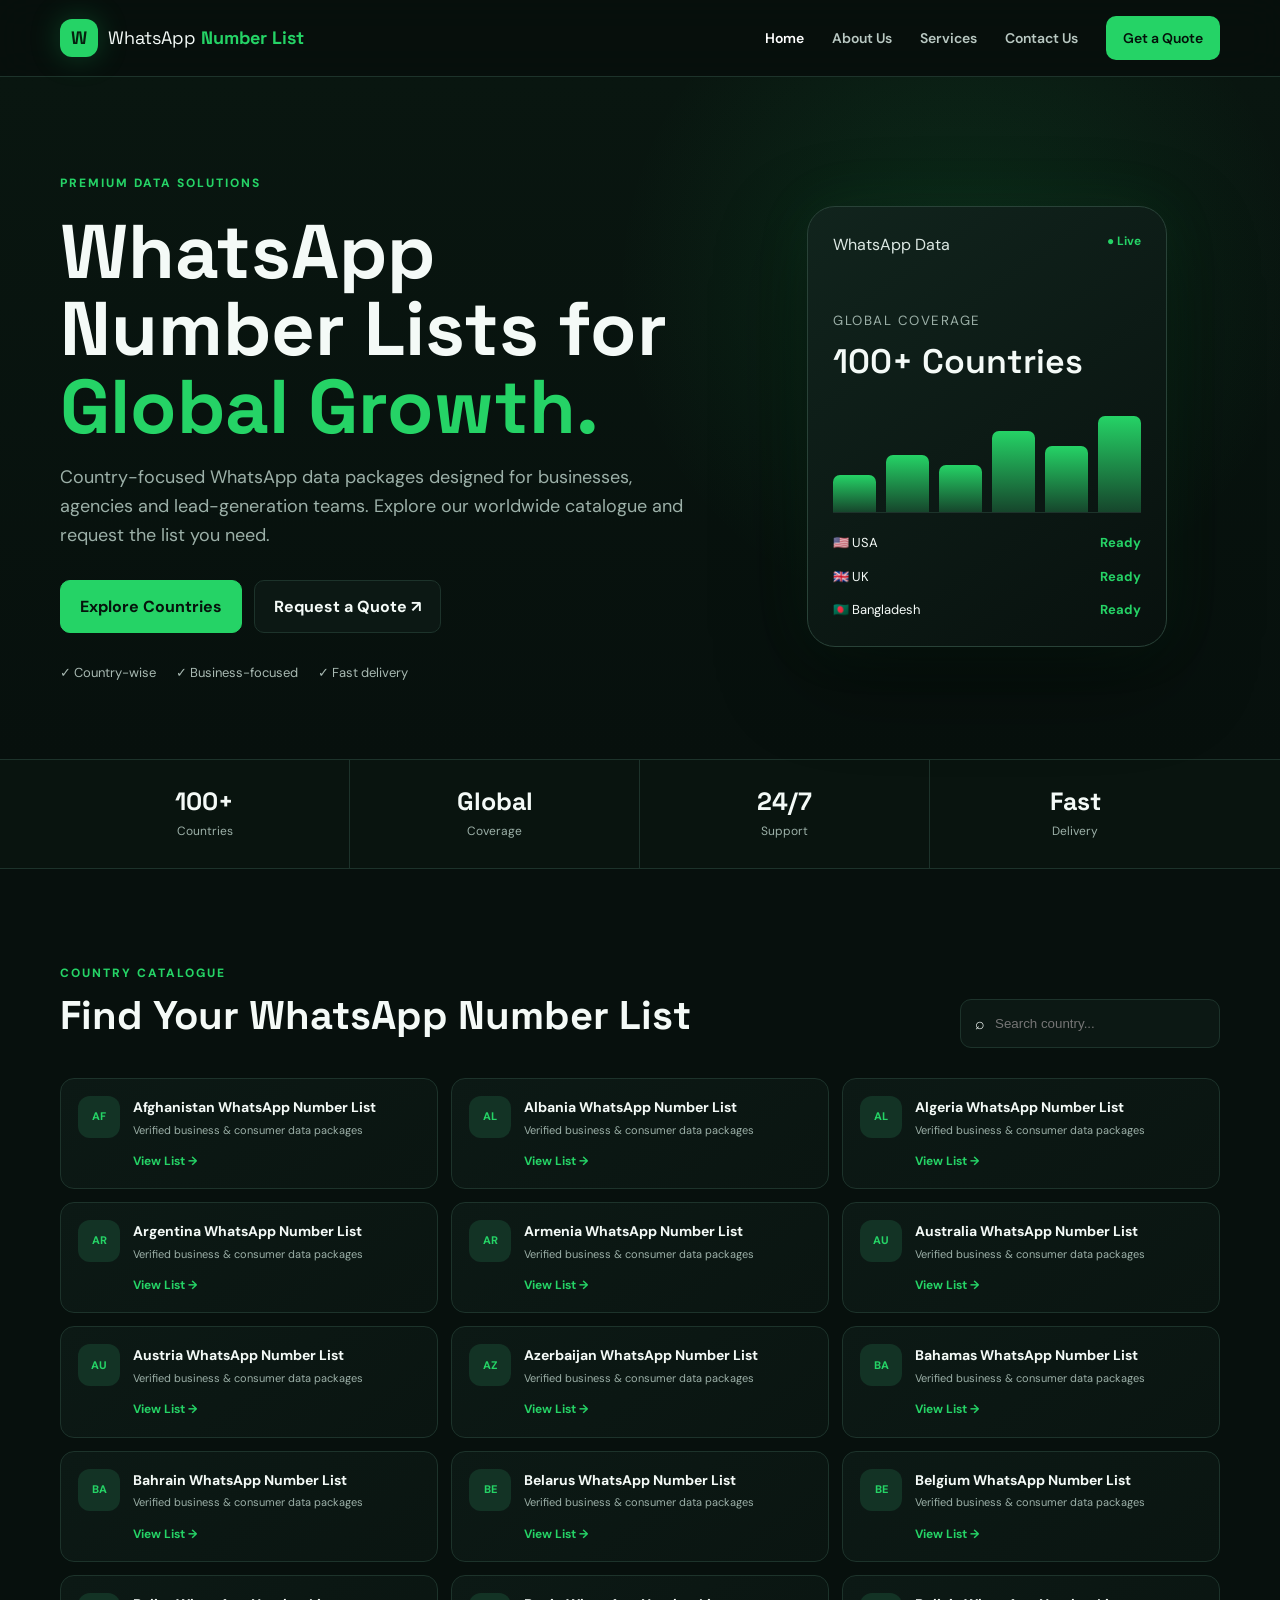
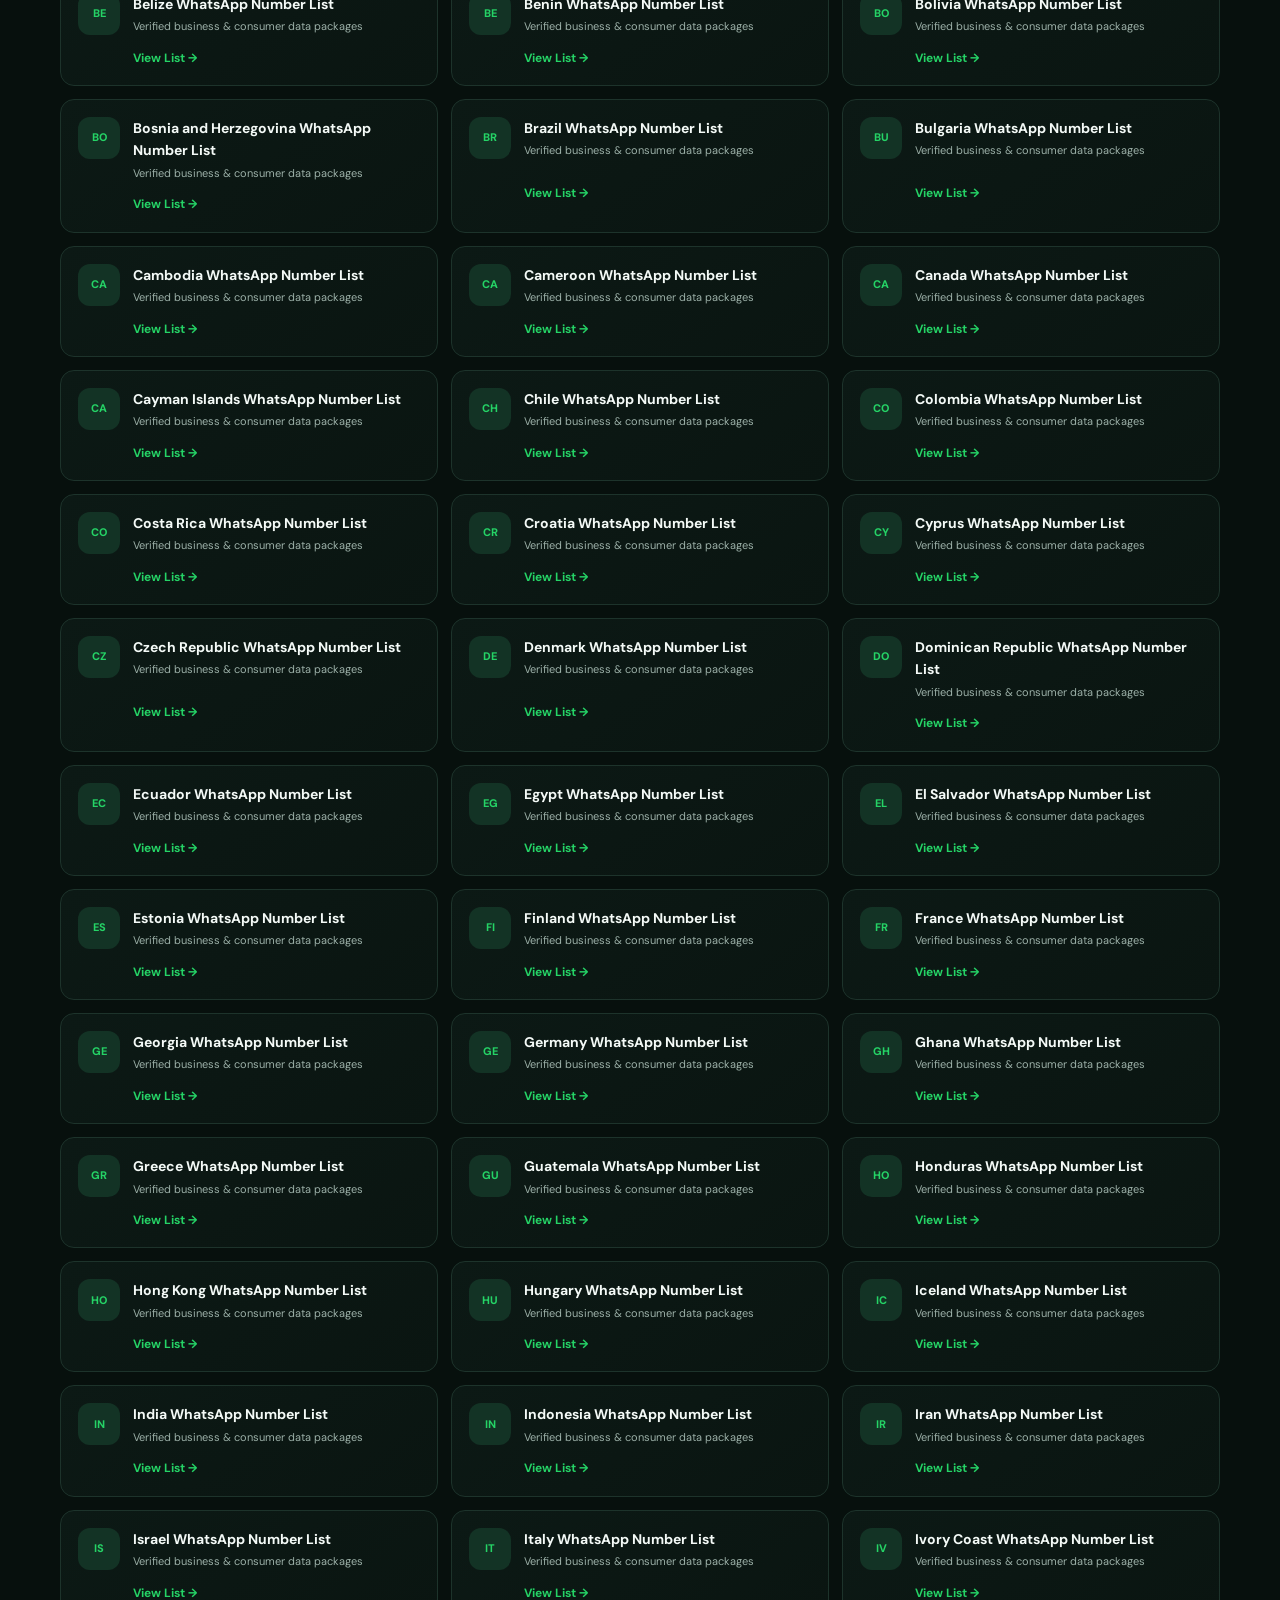
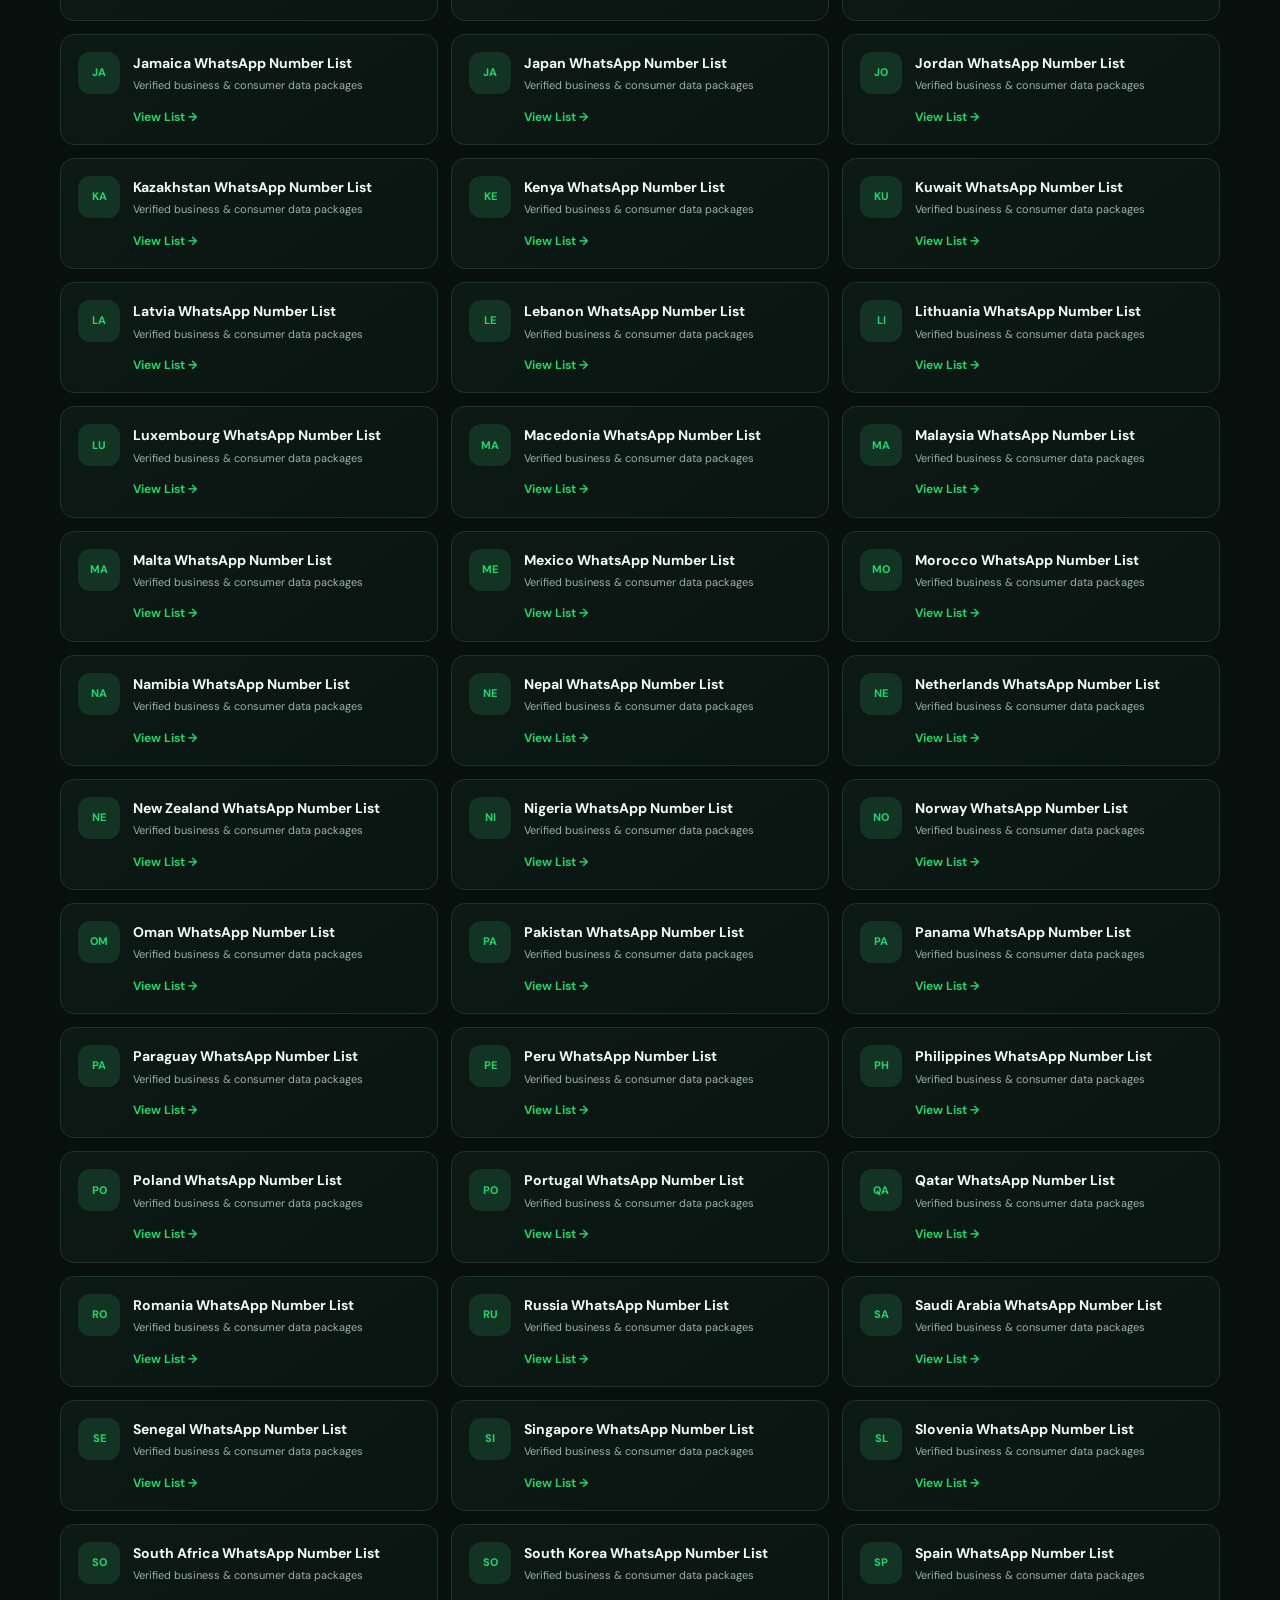
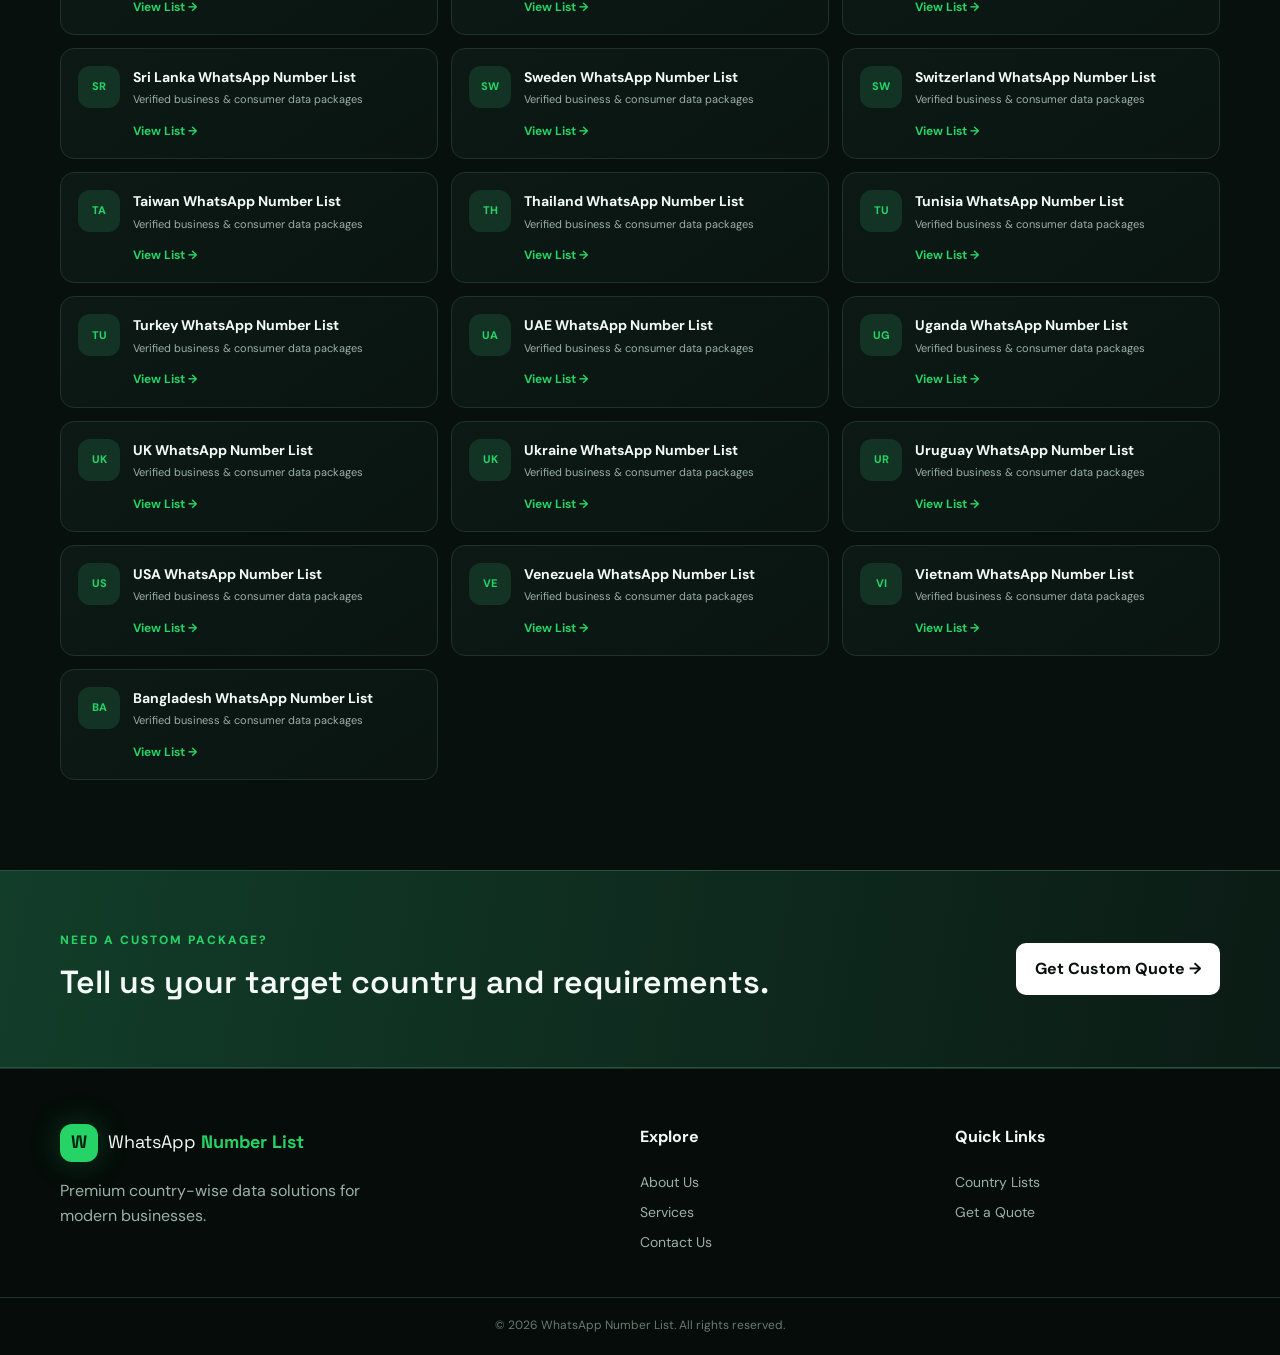
<file: index.html>
<!doctype html>
<html lang="en">
<head>
<meta charset="utf-8"><meta name="viewport" content="width=device-width,initial-scale=1">
<meta name="description" content="WhatsApp Number List — premium country-wise WhatsApp data packages.">
<title>WhatsApp Number List | Premium Data Packages</title>
<link rel="stylesheet" href="assets/css/style.css">
</head>
<body>
<header class="site-header"><div class="container nav">
<a class="logo" href="index.html"><span class="logo-mark">W</span><span>WhatsApp <b>Number List</b></span></a>
<button class="menu-toggle" aria-label="Open menu">☰</button>
<nav><a class="active" href="index.html">Home</a><a href="about.html">About Us</a><a href="services.html">Services</a><a href="contact.html">Contact Us</a><a class="nav-cta" href="contact.html">Get a Quote</a></nav>
</div></header>

<main>
<section class="hero"><div class="container hero-grid">
<div><span class="eyebrow">PREMIUM DATA SOLUTIONS</span><h1>WhatsApp Number Lists for <span>Global Growth.</span></h1>
<p class="hero-text">Country-focused WhatsApp data packages designed for businesses, agencies and lead-generation teams. Explore our worldwide catalogue and request the list you need.</p>
<div class="hero-actions"><a class="btn primary" href="#countries">Explore Countries</a><a class="btn ghost" href="contact.html">Request a Quote ↗</a></div>
<div class="trust-row"><span>✓ Country-wise</span><span>✓ Business-focused</span><span>✓ Fast delivery</span></div></div>
<div class="hero-card"><div class="glow"></div><div class="phone">
<div class="phone-top"><span>WhatsApp Data</span><b>● Live</b></div>
<div class="metric"><small>GLOBAL COVERAGE</small><strong>100+ Countries</strong></div>
<div class="bars"><i></i><i></i><i></i><i></i><i></i><i></i></div>
<div class="mini-list"><span>🇺🇸 USA</span><b>Ready</b><span>🇬🇧 UK</span><b>Ready</b><span>🇧🇩 Bangladesh</span><b>Ready</b></div>
</div></div>
</div></section>

<section class="stats"><div class="container stats-grid">
<div><strong>100+</strong><span>Countries</span></div><div><strong>Global</strong><span>Coverage</span></div><div><strong>24/7</strong><span>Support</span></div><div><strong>Fast</strong><span>Delivery</span></div>
</div></section>

<section id="countries" class="section"><div class="container">
<div class="section-head"><div><span class="eyebrow">COUNTRY CATALOGUE</span><h2>Find Your WhatsApp Number List</h2></div>
<div class="search"><span>⌕</span><input id="countrySearch" placeholder="Search country..."></div></div>
<div class="country-grid" id="countryGrid"><article class="country-card" data-country="afghanistan">
      <div class="flag">AF</div>
      <div class="country-info"><h3>Afghanistan WhatsApp Number List</h3><p>Verified business & consumer data packages</p></div>
      <a class="card-link" href="contact.html?country=Afghanistan">View List →</a>
    </article>
<article class="country-card" data-country="albania">
      <div class="flag">AL</div>
      <div class="country-info"><h3>Albania WhatsApp Number List</h3><p>Verified business & consumer data packages</p></div>
      <a class="card-link" href="contact.html?country=Albania">View List →</a>
    </article>
<article class="country-card" data-country="algeria">
      <div class="flag">AL</div>
      <div class="country-info"><h3>Algeria WhatsApp Number List</h3><p>Verified business & consumer data packages</p></div>
      <a class="card-link" href="contact.html?country=Algeria">View List →</a>
    </article>
<article class="country-card" data-country="argentina">
      <div class="flag">AR</div>
      <div class="country-info"><h3>Argentina WhatsApp Number List</h3><p>Verified business & consumer data packages</p></div>
      <a class="card-link" href="contact.html?country=Argentina">View List →</a>
    </article>
<article class="country-card" data-country="armenia">
      <div class="flag">AR</div>
      <div class="country-info"><h3>Armenia WhatsApp Number List</h3><p>Verified business & consumer data packages</p></div>
      <a class="card-link" href="contact.html?country=Armenia">View List →</a>
    </article>
<article class="country-card" data-country="australia">
      <div class="flag">AU</div>
      <div class="country-info"><h3>Australia WhatsApp Number List</h3><p>Verified business & consumer data packages</p></div>
      <a class="card-link" href="contact.html?country=Australia">View List →</a>
    </article>
<article class="country-card" data-country="austria">
      <div class="flag">AU</div>
      <div class="country-info"><h3>Austria WhatsApp Number List</h3><p>Verified business & consumer data packages</p></div>
      <a class="card-link" href="contact.html?country=Austria">View List →</a>
    </article>
<article class="country-card" data-country="azerbaijan">
      <div class="flag">AZ</div>
      <div class="country-info"><h3>Azerbaijan WhatsApp Number List</h3><p>Verified business & consumer data packages</p></div>
      <a class="card-link" href="contact.html?country=Azerbaijan">View List →</a>
    </article>
<article class="country-card" data-country="bahamas">
      <div class="flag">BA</div>
      <div class="country-info"><h3>Bahamas WhatsApp Number List</h3><p>Verified business & consumer data packages</p></div>
      <a class="card-link" href="contact.html?country=Bahamas">View List →</a>
    </article>
<article class="country-card" data-country="bahrain">
      <div class="flag">BA</div>
      <div class="country-info"><h3>Bahrain WhatsApp Number List</h3><p>Verified business & consumer data packages</p></div>
      <a class="card-link" href="contact.html?country=Bahrain">View List →</a>
    </article>
<article class="country-card" data-country="belarus">
      <div class="flag">BE</div>
      <div class="country-info"><h3>Belarus WhatsApp Number List</h3><p>Verified business & consumer data packages</p></div>
      <a class="card-link" href="contact.html?country=Belarus">View List →</a>
    </article>
<article class="country-card" data-country="belgium">
      <div class="flag">BE</div>
      <div class="country-info"><h3>Belgium WhatsApp Number List</h3><p>Verified business & consumer data packages</p></div>
      <a class="card-link" href="contact.html?country=Belgium">View List →</a>
    </article>
<article class="country-card" data-country="belize">
      <div class="flag">BE</div>
      <div class="country-info"><h3>Belize WhatsApp Number List</h3><p>Verified business & consumer data packages</p></div>
      <a class="card-link" href="contact.html?country=Belize">View List →</a>
    </article>
<article class="country-card" data-country="benin">
      <div class="flag">BE</div>
      <div class="country-info"><h3>Benin WhatsApp Number List</h3><p>Verified business & consumer data packages</p></div>
      <a class="card-link" href="contact.html?country=Benin">View List →</a>
    </article>
<article class="country-card" data-country="bolivia">
      <div class="flag">BO</div>
      <div class="country-info"><h3>Bolivia WhatsApp Number List</h3><p>Verified business & consumer data packages</p></div>
      <a class="card-link" href="contact.html?country=Bolivia">View List →</a>
    </article>
<article class="country-card" data-country="bosnia and herzegovina">
      <div class="flag">BO</div>
      <div class="country-info"><h3>Bosnia and Herzegovina WhatsApp Number List</h3><p>Verified business & consumer data packages</p></div>
      <a class="card-link" href="contact.html?country=Bosnia%20and%20Herzegovina">View List →</a>
    </article>
<article class="country-card" data-country="brazil">
      <div class="flag">BR</div>
      <div class="country-info"><h3>Brazil WhatsApp Number List</h3><p>Verified business & consumer data packages</p></div>
      <a class="card-link" href="contact.html?country=Brazil">View List →</a>
    </article>
<article class="country-card" data-country="bulgaria">
      <div class="flag">BU</div>
      <div class="country-info"><h3>Bulgaria WhatsApp Number List</h3><p>Verified business & consumer data packages</p></div>
      <a class="card-link" href="contact.html?country=Bulgaria">View List →</a>
    </article>
<article class="country-card" data-country="cambodia">
      <div class="flag">CA</div>
      <div class="country-info"><h3>Cambodia WhatsApp Number List</h3><p>Verified business & consumer data packages</p></div>
      <a class="card-link" href="contact.html?country=Cambodia">View List →</a>
    </article>
<article class="country-card" data-country="cameroon">
      <div class="flag">CA</div>
      <div class="country-info"><h3>Cameroon WhatsApp Number List</h3><p>Verified business & consumer data packages</p></div>
      <a class="card-link" href="contact.html?country=Cameroon">View List →</a>
    </article>
<article class="country-card" data-country="canada">
      <div class="flag">CA</div>
      <div class="country-info"><h3>Canada WhatsApp Number List</h3><p>Verified business & consumer data packages</p></div>
      <a class="card-link" href="contact.html?country=Canada">View List →</a>
    </article>
<article class="country-card" data-country="cayman islands">
      <div class="flag">CA</div>
      <div class="country-info"><h3>Cayman Islands WhatsApp Number List</h3><p>Verified business & consumer data packages</p></div>
      <a class="card-link" href="contact.html?country=Cayman%20Islands">View List →</a>
    </article>
<article class="country-card" data-country="chile">
      <div class="flag">CH</div>
      <div class="country-info"><h3>Chile WhatsApp Number List</h3><p>Verified business & consumer data packages</p></div>
      <a class="card-link" href="contact.html?country=Chile">View List →</a>
    </article>
<article class="country-card" data-country="colombia">
      <div class="flag">CO</div>
      <div class="country-info"><h3>Colombia WhatsApp Number List</h3><p>Verified business & consumer data packages</p></div>
      <a class="card-link" href="contact.html?country=Colombia">View List →</a>
    </article>
<article class="country-card" data-country="costa rica">
      <div class="flag">CO</div>
      <div class="country-info"><h3>Costa Rica WhatsApp Number List</h3><p>Verified business & consumer data packages</p></div>
      <a class="card-link" href="contact.html?country=Costa%20Rica">View List →</a>
    </article>
<article class="country-card" data-country="croatia">
      <div class="flag">CR</div>
      <div class="country-info"><h3>Croatia WhatsApp Number List</h3><p>Verified business & consumer data packages</p></div>
      <a class="card-link" href="contact.html?country=Croatia">View List →</a>
    </article>
<article class="country-card" data-country="cyprus">
      <div class="flag">CY</div>
      <div class="country-info"><h3>Cyprus WhatsApp Number List</h3><p>Verified business & consumer data packages</p></div>
      <a class="card-link" href="contact.html?country=Cyprus">View List →</a>
    </article>
<article class="country-card" data-country="czech republic">
      <div class="flag">CZ</div>
      <div class="country-info"><h3>Czech Republic WhatsApp Number List</h3><p>Verified business & consumer data packages</p></div>
      <a class="card-link" href="contact.html?country=Czech%20Republic">View List →</a>
    </article>
<article class="country-card" data-country="denmark">
      <div class="flag">DE</div>
      <div class="country-info"><h3>Denmark WhatsApp Number List</h3><p>Verified business & consumer data packages</p></div>
      <a class="card-link" href="contact.html?country=Denmark">View List →</a>
    </article>
<article class="country-card" data-country="dominican republic">
      <div class="flag">DO</div>
      <div class="country-info"><h3>Dominican Republic WhatsApp Number List</h3><p>Verified business & consumer data packages</p></div>
      <a class="card-link" href="contact.html?country=Dominican%20Republic">View List →</a>
    </article>
<article class="country-card" data-country="ecuador">
      <div class="flag">EC</div>
      <div class="country-info"><h3>Ecuador WhatsApp Number List</h3><p>Verified business & consumer data packages</p></div>
      <a class="card-link" href="contact.html?country=Ecuador">View List →</a>
    </article>
<article class="country-card" data-country="egypt">
      <div class="flag">EG</div>
      <div class="country-info"><h3>Egypt WhatsApp Number List</h3><p>Verified business & consumer data packages</p></div>
      <a class="card-link" href="contact.html?country=Egypt">View List →</a>
    </article>
<article class="country-card" data-country="el salvador">
      <div class="flag">EL</div>
      <div class="country-info"><h3>El Salvador WhatsApp Number List</h3><p>Verified business & consumer data packages</p></div>
      <a class="card-link" href="contact.html?country=El%20Salvador">View List →</a>
    </article>
<article class="country-card" data-country="estonia">
      <div class="flag">ES</div>
      <div class="country-info"><h3>Estonia WhatsApp Number List</h3><p>Verified business & consumer data packages</p></div>
      <a class="card-link" href="contact.html?country=Estonia">View List →</a>
    </article>
<article class="country-card" data-country="finland">
      <div class="flag">FI</div>
      <div class="country-info"><h3>Finland WhatsApp Number List</h3><p>Verified business & consumer data packages</p></div>
      <a class="card-link" href="contact.html?country=Finland">View List →</a>
    </article>
<article class="country-card" data-country="france">
      <div class="flag">FR</div>
      <div class="country-info"><h3>France WhatsApp Number List</h3><p>Verified business & consumer data packages</p></div>
      <a class="card-link" href="contact.html?country=France">View List →</a>
    </article>
<article class="country-card" data-country="georgia">
      <div class="flag">GE</div>
      <div class="country-info"><h3>Georgia WhatsApp Number List</h3><p>Verified business & consumer data packages</p></div>
      <a class="card-link" href="contact.html?country=Georgia">View List →</a>
    </article>
<article class="country-card" data-country="germany">
      <div class="flag">GE</div>
      <div class="country-info"><h3>Germany WhatsApp Number List</h3><p>Verified business & consumer data packages</p></div>
      <a class="card-link" href="contact.html?country=Germany">View List →</a>
    </article>
<article class="country-card" data-country="ghana">
      <div class="flag">GH</div>
      <div class="country-info"><h3>Ghana WhatsApp Number List</h3><p>Verified business & consumer data packages</p></div>
      <a class="card-link" href="contact.html?country=Ghana">View List →</a>
    </article>
<article class="country-card" data-country="greece">
      <div class="flag">GR</div>
      <div class="country-info"><h3>Greece WhatsApp Number List</h3><p>Verified business & consumer data packages</p></div>
      <a class="card-link" href="contact.html?country=Greece">View List →</a>
    </article>
<article class="country-card" data-country="guatemala">
      <div class="flag">GU</div>
      <div class="country-info"><h3>Guatemala WhatsApp Number List</h3><p>Verified business & consumer data packages</p></div>
      <a class="card-link" href="contact.html?country=Guatemala">View List →</a>
    </article>
<article class="country-card" data-country="honduras">
      <div class="flag">HO</div>
      <div class="country-info"><h3>Honduras WhatsApp Number List</h3><p>Verified business & consumer data packages</p></div>
      <a class="card-link" href="contact.html?country=Honduras">View List →</a>
    </article>
<article class="country-card" data-country="hong kong">
      <div class="flag">HO</div>
      <div class="country-info"><h3>Hong Kong WhatsApp Number List</h3><p>Verified business & consumer data packages</p></div>
      <a class="card-link" href="contact.html?country=Hong%20Kong">View List →</a>
    </article>
<article class="country-card" data-country="hungary">
      <div class="flag">HU</div>
      <div class="country-info"><h3>Hungary WhatsApp Number List</h3><p>Verified business & consumer data packages</p></div>
      <a class="card-link" href="contact.html?country=Hungary">View List →</a>
    </article>
<article class="country-card" data-country="iceland">
      <div class="flag">IC</div>
      <div class="country-info"><h3>Iceland WhatsApp Number List</h3><p>Verified business & consumer data packages</p></div>
      <a class="card-link" href="contact.html?country=Iceland">View List →</a>
    </article>
<article class="country-card" data-country="india">
      <div class="flag">IN</div>
      <div class="country-info"><h3>India WhatsApp Number List</h3><p>Verified business & consumer data packages</p></div>
      <a class="card-link" href="contact.html?country=India">View List →</a>
    </article>
<article class="country-card" data-country="indonesia">
      <div class="flag">IN</div>
      <div class="country-info"><h3>Indonesia WhatsApp Number List</h3><p>Verified business & consumer data packages</p></div>
      <a class="card-link" href="contact.html?country=Indonesia">View List →</a>
    </article>
<article class="country-card" data-country="iran">
      <div class="flag">IR</div>
      <div class="country-info"><h3>Iran WhatsApp Number List</h3><p>Verified business & consumer data packages</p></div>
      <a class="card-link" href="contact.html?country=Iran">View List →</a>
    </article>
<article class="country-card" data-country="israel">
      <div class="flag">IS</div>
      <div class="country-info"><h3>Israel WhatsApp Number List</h3><p>Verified business & consumer data packages</p></div>
      <a class="card-link" href="contact.html?country=Israel">View List →</a>
    </article>
<article class="country-card" data-country="italy">
      <div class="flag">IT</div>
      <div class="country-info"><h3>Italy WhatsApp Number List</h3><p>Verified business & consumer data packages</p></div>
      <a class="card-link" href="contact.html?country=Italy">View List →</a>
    </article>
<article class="country-card" data-country="ivory coast">
      <div class="flag">IV</div>
      <div class="country-info"><h3>Ivory Coast WhatsApp Number List</h3><p>Verified business & consumer data packages</p></div>
      <a class="card-link" href="contact.html?country=Ivory%20Coast">View List →</a>
    </article>
<article class="country-card" data-country="jamaica">
      <div class="flag">JA</div>
      <div class="country-info"><h3>Jamaica WhatsApp Number List</h3><p>Verified business & consumer data packages</p></div>
      <a class="card-link" href="contact.html?country=Jamaica">View List →</a>
    </article>
<article class="country-card" data-country="japan">
      <div class="flag">JA</div>
      <div class="country-info"><h3>Japan WhatsApp Number List</h3><p>Verified business & consumer data packages</p></div>
      <a class="card-link" href="contact.html?country=Japan">View List →</a>
    </article>
<article class="country-card" data-country="jordan">
      <div class="flag">JO</div>
      <div class="country-info"><h3>Jordan WhatsApp Number List</h3><p>Verified business & consumer data packages</p></div>
      <a class="card-link" href="contact.html?country=Jordan">View List →</a>
    </article>
<article class="country-card" data-country="kazakhstan">
      <div class="flag">KA</div>
      <div class="country-info"><h3>Kazakhstan WhatsApp Number List</h3><p>Verified business & consumer data packages</p></div>
      <a class="card-link" href="contact.html?country=Kazakhstan">View List →</a>
    </article>
<article class="country-card" data-country="kenya">
      <div class="flag">KE</div>
      <div class="country-info"><h3>Kenya WhatsApp Number List</h3><p>Verified business & consumer data packages</p></div>
      <a class="card-link" href="contact.html?country=Kenya">View List →</a>
    </article>
<article class="country-card" data-country="kuwait">
      <div class="flag">KU</div>
      <div class="country-info"><h3>Kuwait WhatsApp Number List</h3><p>Verified business & consumer data packages</p></div>
      <a class="card-link" href="contact.html?country=Kuwait">View List →</a>
    </article>
<article class="country-card" data-country="latvia">
      <div class="flag">LA</div>
      <div class="country-info"><h3>Latvia WhatsApp Number List</h3><p>Verified business & consumer data packages</p></div>
      <a class="card-link" href="contact.html?country=Latvia">View List →</a>
    </article>
<article class="country-card" data-country="lebanon">
      <div class="flag">LE</div>
      <div class="country-info"><h3>Lebanon WhatsApp Number List</h3><p>Verified business & consumer data packages</p></div>
      <a class="card-link" href="contact.html?country=Lebanon">View List →</a>
    </article>
<article class="country-card" data-country="lithuania">
      <div class="flag">LI</div>
      <div class="country-info"><h3>Lithuania WhatsApp Number List</h3><p>Verified business & consumer data packages</p></div>
      <a class="card-link" href="contact.html?country=Lithuania">View List →</a>
    </article>
<article class="country-card" data-country="luxembourg">
      <div class="flag">LU</div>
      <div class="country-info"><h3>Luxembourg WhatsApp Number List</h3><p>Verified business & consumer data packages</p></div>
      <a class="card-link" href="contact.html?country=Luxembourg">View List →</a>
    </article>
<article class="country-card" data-country="macedonia">
      <div class="flag">MA</div>
      <div class="country-info"><h3>Macedonia WhatsApp Number List</h3><p>Verified business & consumer data packages</p></div>
      <a class="card-link" href="contact.html?country=Macedonia">View List →</a>
    </article>
<article class="country-card" data-country="malaysia">
      <div class="flag">MA</div>
      <div class="country-info"><h3>Malaysia WhatsApp Number List</h3><p>Verified business & consumer data packages</p></div>
      <a class="card-link" href="contact.html?country=Malaysia">View List →</a>
    </article>
<article class="country-card" data-country="malta">
      <div class="flag">MA</div>
      <div class="country-info"><h3>Malta WhatsApp Number List</h3><p>Verified business & consumer data packages</p></div>
      <a class="card-link" href="contact.html?country=Malta">View List →</a>
    </article>
<article class="country-card" data-country="mexico">
      <div class="flag">ME</div>
      <div class="country-info"><h3>Mexico WhatsApp Number List</h3><p>Verified business & consumer data packages</p></div>
      <a class="card-link" href="contact.html?country=Mexico">View List →</a>
    </article>
<article class="country-card" data-country="morocco">
      <div class="flag">MO</div>
      <div class="country-info"><h3>Morocco WhatsApp Number List</h3><p>Verified business & consumer data packages</p></div>
      <a class="card-link" href="contact.html?country=Morocco">View List →</a>
    </article>
<article class="country-card" data-country="namibia">
      <div class="flag">NA</div>
      <div class="country-info"><h3>Namibia WhatsApp Number List</h3><p>Verified business & consumer data packages</p></div>
      <a class="card-link" href="contact.html?country=Namibia">View List →</a>
    </article>
<article class="country-card" data-country="nepal">
      <div class="flag">NE</div>
      <div class="country-info"><h3>Nepal WhatsApp Number List</h3><p>Verified business & consumer data packages</p></div>
      <a class="card-link" href="contact.html?country=Nepal">View List →</a>
    </article>
<article class="country-card" data-country="netherlands">
      <div class="flag">NE</div>
      <div class="country-info"><h3>Netherlands WhatsApp Number List</h3><p>Verified business & consumer data packages</p></div>
      <a class="card-link" href="contact.html?country=Netherlands">View List →</a>
    </article>
<article class="country-card" data-country="new zealand">
      <div class="flag">NE</div>
      <div class="country-info"><h3>New Zealand WhatsApp Number List</h3><p>Verified business & consumer data packages</p></div>
      <a class="card-link" href="contact.html?country=New%20Zealand">View List →</a>
    </article>
<article class="country-card" data-country="nigeria">
      <div class="flag">NI</div>
      <div class="country-info"><h3>Nigeria WhatsApp Number List</h3><p>Verified business & consumer data packages</p></div>
      <a class="card-link" href="contact.html?country=Nigeria">View List →</a>
    </article>
<article class="country-card" data-country="norway">
      <div class="flag">NO</div>
      <div class="country-info"><h3>Norway WhatsApp Number List</h3><p>Verified business & consumer data packages</p></div>
      <a class="card-link" href="contact.html?country=Norway">View List →</a>
    </article>
<article class="country-card" data-country="oman">
      <div class="flag">OM</div>
      <div class="country-info"><h3>Oman WhatsApp Number List</h3><p>Verified business & consumer data packages</p></div>
      <a class="card-link" href="contact.html?country=Oman">View List →</a>
    </article>
<article class="country-card" data-country="pakistan">
      <div class="flag">PA</div>
      <div class="country-info"><h3>Pakistan WhatsApp Number List</h3><p>Verified business & consumer data packages</p></div>
      <a class="card-link" href="contact.html?country=Pakistan">View List →</a>
    </article>
<article class="country-card" data-country="panama">
      <div class="flag">PA</div>
      <div class="country-info"><h3>Panama WhatsApp Number List</h3><p>Verified business & consumer data packages</p></div>
      <a class="card-link" href="contact.html?country=Panama">View List →</a>
    </article>
<article class="country-card" data-country="paraguay">
      <div class="flag">PA</div>
      <div class="country-info"><h3>Paraguay WhatsApp Number List</h3><p>Verified business & consumer data packages</p></div>
      <a class="card-link" href="contact.html?country=Paraguay">View List →</a>
    </article>
<article class="country-card" data-country="peru">
      <div class="flag">PE</div>
      <div class="country-info"><h3>Peru WhatsApp Number List</h3><p>Verified business & consumer data packages</p></div>
      <a class="card-link" href="contact.html?country=Peru">View List →</a>
    </article>
<article class="country-card" data-country="philippines">
      <div class="flag">PH</div>
      <div class="country-info"><h3>Philippines WhatsApp Number List</h3><p>Verified business & consumer data packages</p></div>
      <a class="card-link" href="contact.html?country=Philippines">View List →</a>
    </article>
<article class="country-card" data-country="poland">
      <div class="flag">PO</div>
      <div class="country-info"><h3>Poland WhatsApp Number List</h3><p>Verified business & consumer data packages</p></div>
      <a class="card-link" href="contact.html?country=Poland">View List →</a>
    </article>
<article class="country-card" data-country="portugal">
      <div class="flag">PO</div>
      <div class="country-info"><h3>Portugal WhatsApp Number List</h3><p>Verified business & consumer data packages</p></div>
      <a class="card-link" href="contact.html?country=Portugal">View List →</a>
    </article>
<article class="country-card" data-country="qatar">
      <div class="flag">QA</div>
      <div class="country-info"><h3>Qatar WhatsApp Number List</h3><p>Verified business & consumer data packages</p></div>
      <a class="card-link" href="contact.html?country=Qatar">View List →</a>
    </article>
<article class="country-card" data-country="romania">
      <div class="flag">RO</div>
      <div class="country-info"><h3>Romania WhatsApp Number List</h3><p>Verified business & consumer data packages</p></div>
      <a class="card-link" href="contact.html?country=Romania">View List →</a>
    </article>
<article class="country-card" data-country="russia">
      <div class="flag">RU</div>
      <div class="country-info"><h3>Russia WhatsApp Number List</h3><p>Verified business & consumer data packages</p></div>
      <a class="card-link" href="contact.html?country=Russia">View List →</a>
    </article>
<article class="country-card" data-country="saudi arabia">
      <div class="flag">SA</div>
      <div class="country-info"><h3>Saudi Arabia WhatsApp Number List</h3><p>Verified business & consumer data packages</p></div>
      <a class="card-link" href="contact.html?country=Saudi%20Arabia">View List →</a>
    </article>
<article class="country-card" data-country="senegal">
      <div class="flag">SE</div>
      <div class="country-info"><h3>Senegal WhatsApp Number List</h3><p>Verified business & consumer data packages</p></div>
      <a class="card-link" href="contact.html?country=Senegal">View List →</a>
    </article>
<article class="country-card" data-country="singapore">
      <div class="flag">SI</div>
      <div class="country-info"><h3>Singapore WhatsApp Number List</h3><p>Verified business & consumer data packages</p></div>
      <a class="card-link" href="contact.html?country=Singapore">View List →</a>
    </article>
<article class="country-card" data-country="slovenia">
      <div class="flag">SL</div>
      <div class="country-info"><h3>Slovenia WhatsApp Number List</h3><p>Verified business & consumer data packages</p></div>
      <a class="card-link" href="contact.html?country=Slovenia">View List →</a>
    </article>
<article class="country-card" data-country="south africa">
      <div class="flag">SO</div>
      <div class="country-info"><h3>South Africa WhatsApp Number List</h3><p>Verified business & consumer data packages</p></div>
      <a class="card-link" href="contact.html?country=South%20Africa">View List →</a>
    </article>
<article class="country-card" data-country="south korea">
      <div class="flag">SO</div>
      <div class="country-info"><h3>South Korea WhatsApp Number List</h3><p>Verified business & consumer data packages</p></div>
      <a class="card-link" href="contact.html?country=South%20Korea">View List →</a>
    </article>
<article class="country-card" data-country="spain">
      <div class="flag">SP</div>
      <div class="country-info"><h3>Spain WhatsApp Number List</h3><p>Verified business & consumer data packages</p></div>
      <a class="card-link" href="contact.html?country=Spain">View List →</a>
    </article>
<article class="country-card" data-country="sri lanka">
      <div class="flag">SR</div>
      <div class="country-info"><h3>Sri Lanka WhatsApp Number List</h3><p>Verified business & consumer data packages</p></div>
      <a class="card-link" href="contact.html?country=Sri%20Lanka">View List →</a>
    </article>
<article class="country-card" data-country="sweden">
      <div class="flag">SW</div>
      <div class="country-info"><h3>Sweden WhatsApp Number List</h3><p>Verified business & consumer data packages</p></div>
      <a class="card-link" href="contact.html?country=Sweden">View List →</a>
    </article>
<article class="country-card" data-country="switzerland">
      <div class="flag">SW</div>
      <div class="country-info"><h3>Switzerland WhatsApp Number List</h3><p>Verified business & consumer data packages</p></div>
      <a class="card-link" href="contact.html?country=Switzerland">View List →</a>
    </article>
<article class="country-card" data-country="taiwan">
      <div class="flag">TA</div>
      <div class="country-info"><h3>Taiwan WhatsApp Number List</h3><p>Verified business & consumer data packages</p></div>
      <a class="card-link" href="contact.html?country=Taiwan">View List →</a>
    </article>
<article class="country-card" data-country="thailand">
      <div class="flag">TH</div>
      <div class="country-info"><h3>Thailand WhatsApp Number List</h3><p>Verified business & consumer data packages</p></div>
      <a class="card-link" href="contact.html?country=Thailand">View List →</a>
    </article>
<article class="country-card" data-country="tunisia">
      <div class="flag">TU</div>
      <div class="country-info"><h3>Tunisia WhatsApp Number List</h3><p>Verified business & consumer data packages</p></div>
      <a class="card-link" href="contact.html?country=Tunisia">View List →</a>
    </article>
<article class="country-card" data-country="turkey">
      <div class="flag">TU</div>
      <div class="country-info"><h3>Turkey WhatsApp Number List</h3><p>Verified business & consumer data packages</p></div>
      <a class="card-link" href="contact.html?country=Turkey">View List →</a>
    </article>
<article class="country-card" data-country="uae">
      <div class="flag">UA</div>
      <div class="country-info"><h3>UAE WhatsApp Number List</h3><p>Verified business & consumer data packages</p></div>
      <a class="card-link" href="contact.html?country=UAE">View List →</a>
    </article>
<article class="country-card" data-country="uganda">
      <div class="flag">UG</div>
      <div class="country-info"><h3>Uganda WhatsApp Number List</h3><p>Verified business & consumer data packages</p></div>
      <a class="card-link" href="contact.html?country=Uganda">View List →</a>
    </article>
<article class="country-card" data-country="uk">
      <div class="flag">UK</div>
      <div class="country-info"><h3>UK WhatsApp Number List</h3><p>Verified business & consumer data packages</p></div>
      <a class="card-link" href="contact.html?country=UK">View List →</a>
    </article>
<article class="country-card" data-country="ukraine">
      <div class="flag">UK</div>
      <div class="country-info"><h3>Ukraine WhatsApp Number List</h3><p>Verified business & consumer data packages</p></div>
      <a class="card-link" href="contact.html?country=Ukraine">View List →</a>
    </article>
<article class="country-card" data-country="uruguay">
      <div class="flag">UR</div>
      <div class="country-info"><h3>Uruguay WhatsApp Number List</h3><p>Verified business & consumer data packages</p></div>
      <a class="card-link" href="contact.html?country=Uruguay">View List →</a>
    </article>
<article class="country-card" data-country="usa">
      <div class="flag">US</div>
      <div class="country-info"><h3>USA WhatsApp Number List</h3><p>Verified business & consumer data packages</p></div>
      <a class="card-link" href="contact.html?country=USA">View List →</a>
    </article>
<article class="country-card" data-country="venezuela">
      <div class="flag">VE</div>
      <div class="country-info"><h3>Venezuela WhatsApp Number List</h3><p>Verified business & consumer data packages</p></div>
      <a class="card-link" href="contact.html?country=Venezuela">View List →</a>
    </article>
<article class="country-card" data-country="vietnam">
      <div class="flag">VI</div>
      <div class="country-info"><h3>Vietnam WhatsApp Number List</h3><p>Verified business & consumer data packages</p></div>
      <a class="card-link" href="contact.html?country=Vietnam">View List →</a>
    </article>
<article class="country-card" data-country="bangladesh">
      <div class="flag">BA</div>
      <div class="country-info"><h3>Bangladesh WhatsApp Number List</h3><p>Verified business & consumer data packages</p></div>
      <a class="card-link" href="contact.html?country=Bangladesh">View List →</a>
    </article></div>
<div id="emptyState" class="empty">No country found. Try another search.</div>
</div></section>

<section class="cta-band"><div class="container cta-inner"><div><span class="eyebrow">NEED A CUSTOM PACKAGE?</span><h2>Tell us your target country and requirements.</h2></div><a class="btn light" href="contact.html">Get Custom Quote →</a></div></section>
</main>
<footer><div class="container footer-grid"><div><a class="logo" href="index.html"><span class="logo-mark">W</span><span>WhatsApp <b>Number List</b></span></a><p>Premium country-wise data solutions for modern businesses.</p></div><div><h4>Explore</h4><a href="about.html">About Us</a><a href="services.html">Services</a><a href="contact.html">Contact Us</a></div><div><h4>Quick Links</h4><a href="#countries">Country Lists</a><a href="contact.html">Get a Quote</a></div></div><div class="copyright">© 2026 WhatsApp Number List. All rights reserved.</div></footer>
<script src="assets/js/script.js"></script>
</body></html>
</file>
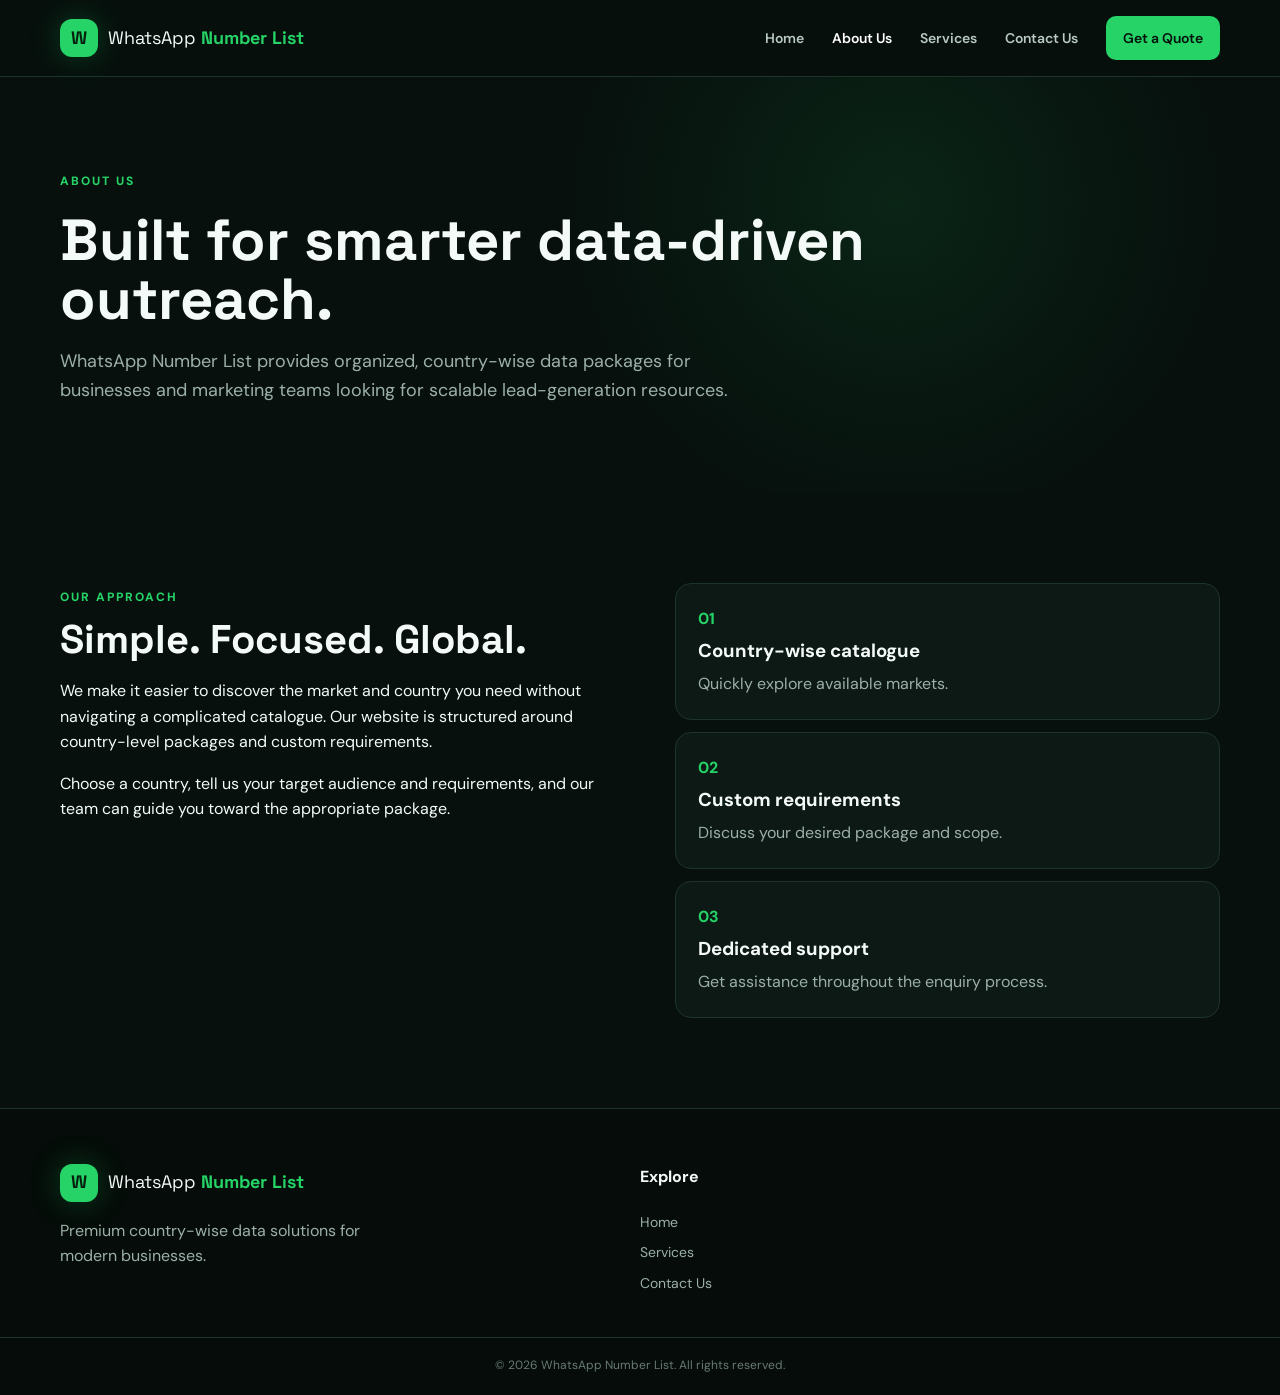
<file: about.html>
<!doctype html><html lang="en"><head><meta charset="utf-8"><meta name="viewport" content="width=device-width,initial-scale=1"><title>About Us | WhatsApp Number List</title><link rel="stylesheet" href="assets/css/style.css"></head><body>
<header class="site-header"><div class="container nav"><a class="logo" href="index.html"><span class="logo-mark">W</span><span>WhatsApp <b>Number List</b></span></a><button class="menu-toggle">☰</button><nav><a href="index.html">Home</a><a class="active" href="about.html">About Us</a><a href="services.html">Services</a><a href="contact.html">Contact Us</a><a class="nav-cta" href="contact.html">Get a Quote</a></nav></div></header>
<section class="page-hero"><div class="container"><span class="eyebrow">ABOUT US</span><h1>Built for smarter data-driven outreach.</h1><p>WhatsApp Number List provides organized, country-wise data packages for businesses and marketing teams looking for scalable lead-generation resources.</p></div></section>
<section class="section"><div class="container two-col"><div><span class="eyebrow">OUR APPROACH</span><h2>Simple. Focused. Global.</h2><p>We make it easier to discover the market and country you need without navigating a complicated catalogue. Our website is structured around country-level packages and custom requirements.</p><p>Choose a country, tell us your target audience and requirements, and our team can guide you toward the appropriate package.</p></div><div class="feature-panel"><div><b>01</b><h3>Country-wise catalogue</h3><p>Quickly explore available markets.</p></div><div><b>02</b><h3>Custom requirements</h3><p>Discuss your desired package and scope.</p></div><div><b>03</b><h3>Dedicated support</h3><p>Get assistance throughout the enquiry process.</p></div></div></div></section>
<footer><div class="container footer-grid"><div><a class="logo" href="index.html"><span class="logo-mark">W</span><span>WhatsApp <b>Number List</b></span></a><p>Premium country-wise data solutions for modern businesses.</p></div><div><h4>Explore</h4><a href="index.html">Home</a><a href="services.html">Services</a><a href="contact.html">Contact Us</a></div></div><div class="copyright">© 2026 WhatsApp Number List. All rights reserved.</div></footer><script src="assets/js/script.js"></script></body></html>
</file>
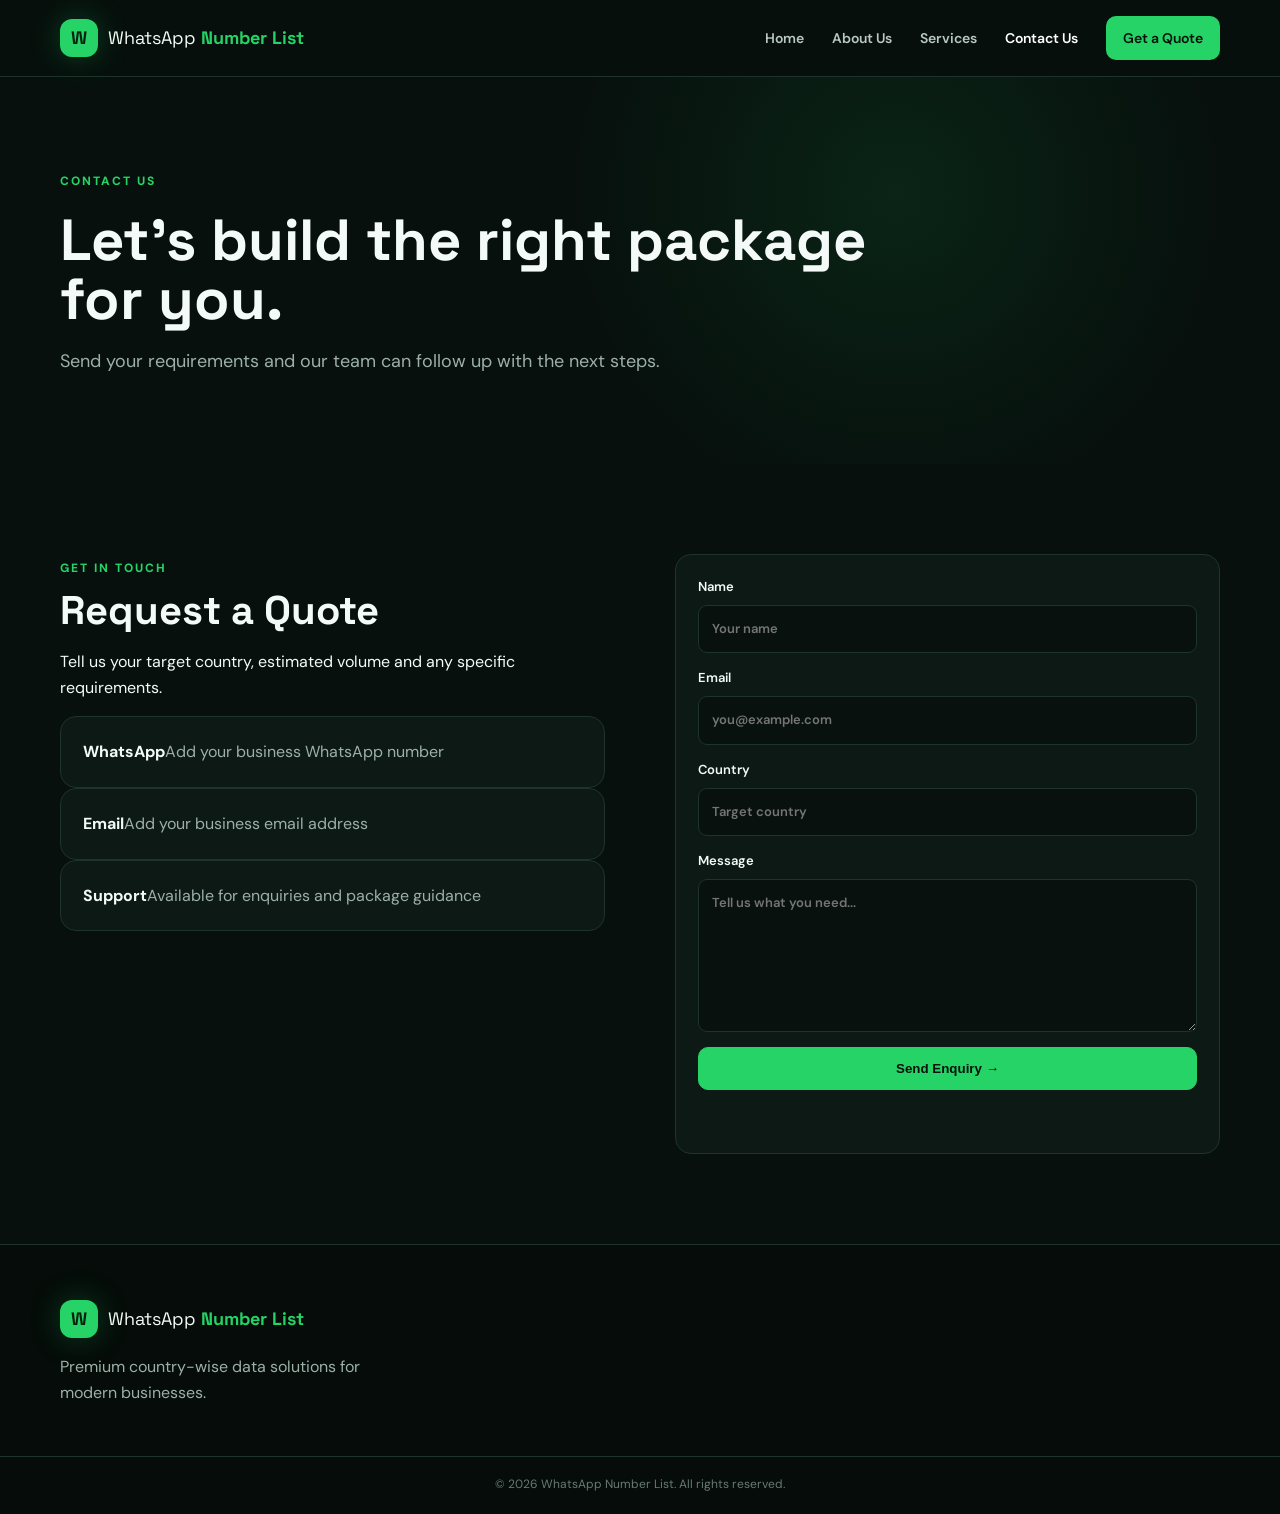
<file: contact.html>
<!doctype html><html lang="en"><head><meta charset="utf-8"><meta name="viewport" content="width=device-width,initial-scale=1"><title>Contact Us | WhatsApp Number List</title><link rel="stylesheet" href="assets/css/style.css"></head><body>
<header class="site-header"><div class="container nav"><a class="logo" href="index.html"><span class="logo-mark">W</span><span>WhatsApp <b>Number List</b></span></a><button class="menu-toggle">☰</button><nav><a href="index.html">Home</a><a href="about.html">About Us</a><a href="services.html">Services</a><a class="active" href="contact.html">Contact Us</a><a class="nav-cta" href="#quote">Get a Quote</a></nav></div></header>
<section class="page-hero"><div class="container"><span class="eyebrow">CONTACT US</span><h1>Let’s build the right package for you.</h1><p>Send your requirements and our team can follow up with the next steps.</p></div></section>
<section id="quote" class="section"><div class="container contact-grid"><div><span class="eyebrow">GET IN TOUCH</span><h2>Request a Quote</h2><p>Tell us your target country, estimated volume and any specific requirements.</p><div class="contact-box"><b>WhatsApp</b><span>Add your business WhatsApp number</span></div><div class="contact-box"><b>Email</b><span>Add your business email address</span></div><div class="contact-box"><b>Support</b><span>Available for enquiries and package guidance</span></div></div>
<form class="quote-form" onsubmit="submitForm(event)"><label>Name<input required name="name" placeholder="Your name"></label><label>Email<input required type="email" name="email" placeholder="you@example.com"></label><label>Country<input id="countryInput" name="country" placeholder="Target country"></label><label>Message<textarea required name="message" rows="6" placeholder="Tell us what you need..."></textarea></label><button class="btn primary" type="submit">Send Enquiry →</button><p id="formMsg" class="form-msg"></p></form></div></section>
<footer><div class="container footer-grid"><div><a class="logo" href="index.html"><span class="logo-mark">W</span><span>WhatsApp <b>Number List</b></span></a><p>Premium country-wise data solutions for modern businesses.</p></div></div><div class="copyright">© 2026 WhatsApp Number List. All rights reserved.</div></footer><script src="assets/js/script.js"></script></body></html>
</file>
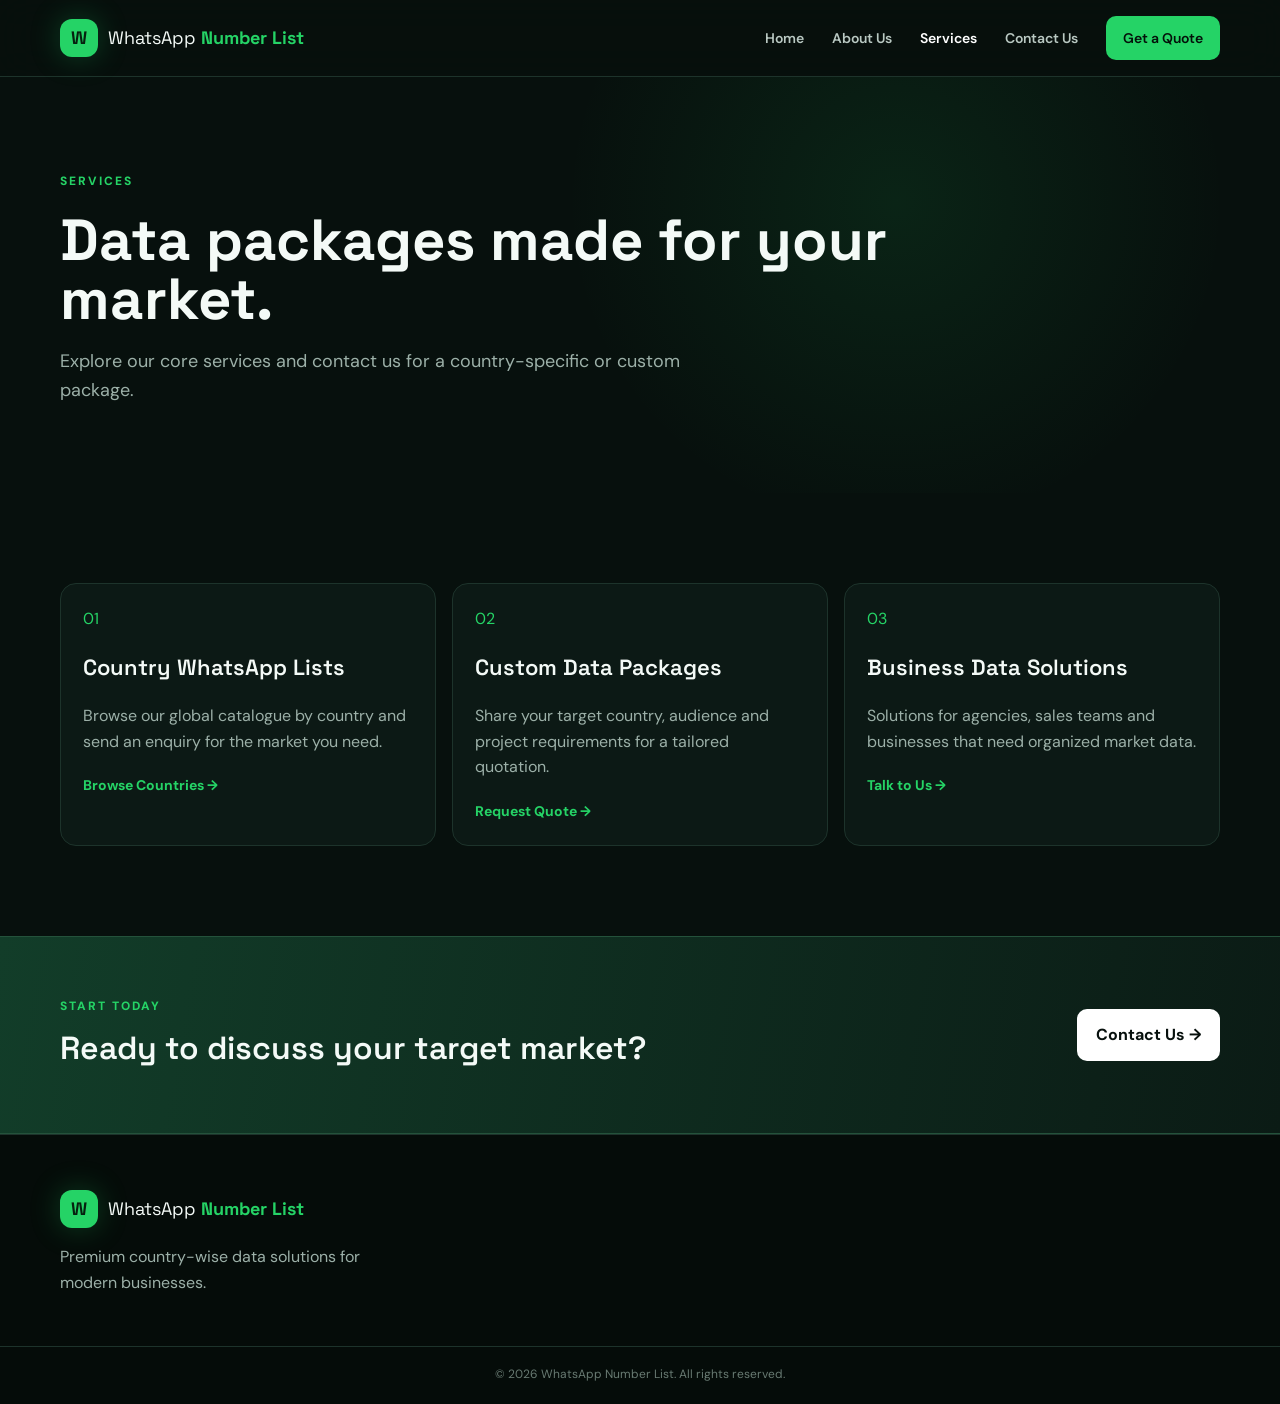
<file: services.html>
<!doctype html><html lang="en"><head><meta charset="utf-8"><meta name="viewport" content="width=device-width,initial-scale=1"><title>Services | WhatsApp Number List</title><link rel="stylesheet" href="assets/css/style.css"></head><body>
<header class="site-header"><div class="container nav"><a class="logo" href="index.html"><span class="logo-mark">W</span><span>WhatsApp <b>Number List</b></span></a><button class="menu-toggle">☰</button><nav><a href="index.html">Home</a><a href="about.html">About Us</a><a class="active" href="services.html">Services</a><a href="contact.html">Contact Us</a><a class="nav-cta" href="contact.html">Get a Quote</a></nav></div></header>
<section class="page-hero"><div class="container"><span class="eyebrow">SERVICES</span><h1>Data packages made for your market.</h1><p>Explore our core services and contact us for a country-specific or custom package.</p></div></section>
<section class="section"><div class="container service-grid">
<article class="service-card"><span>01</span><h3>Country WhatsApp Lists</h3><p>Browse our global catalogue by country and send an enquiry for the market you need.</p><a href="index.html#countries">Browse Countries →</a></article>
<article class="service-card"><span>02</span><h3>Custom Data Packages</h3><p>Share your target country, audience and project requirements for a tailored quotation.</p><a href="contact.html">Request Quote →</a></article>
<article class="service-card"><span>03</span><h3>Business Data Solutions</h3><p>Solutions for agencies, sales teams and businesses that need organized market data.</p><a href="contact.html">Talk to Us →</a></article>
</div></section>
<section class="cta-band"><div class="container cta-inner"><div><span class="eyebrow">START TODAY</span><h2>Ready to discuss your target market?</h2></div><a class="btn light" href="contact.html">Contact Us →</a></div></section>
<footer><div class="container footer-grid"><div><a class="logo" href="index.html"><span class="logo-mark">W</span><span>WhatsApp <b>Number List</b></span></a><p>Premium country-wise data solutions for modern businesses.</p></div></div><div class="copyright">© 2026 WhatsApp Number List. All rights reserved.</div></footer><script src="assets/js/script.js"></script></body></html>
</file>
<file: assets/css/style.css>
@import url('https://fonts.googleapis.com/css2?family=DM+Sans:wght@400;500;600;700&family=Space+Grotesk:wght@500;600;700&display=swap');
:root{--bg:#07100d;--panel:#0c1915;--panel2:#10231d;--text:#f4faf7;--muted:#9cb0a8;--green:#25d366;--line:#1d332b;--white:#fff}
*{box-sizing:border-box}html{scroll-behavior:smooth}body{margin:0;background:var(--bg);color:var(--text);font-family:'DM Sans',sans-serif;line-height:1.6}a{text-decoration:none;color:inherit}.container{width:min(1160px,92%);margin:auto}
.site-header{position:sticky;top:0;z-index:20;background:rgba(7,16,13,.86);backdrop-filter:blur(18px);border-bottom:1px solid var(--line)}.nav{height:76px;display:flex;align-items:center;justify-content:space-between}.logo{display:flex;align-items:center;gap:10px;font-family:'Space Grotesk';font-size:18px}.logo b{color:var(--green)}.logo-mark{width:38px;height:38px;border-radius:12px;display:grid;place-items:center;background:var(--green);color:#06200f;font-weight:800;box-shadow:0 0 30px rgba(37,211,102,.25)}nav{display:flex;align-items:center;gap:28px;color:#b9c8c2;font-weight:600;font-size:14px}nav a:hover,nav .active{color:#fff}.nav-cta{background:var(--green);color:#04110a!important;padding:11px 17px;border-radius:10px}.menu-toggle{display:none;background:none;border:0;color:#fff;font-size:25px}
.hero{padding:92px 0 75px;background:radial-gradient(circle at 75% 30%,rgba(37,211,102,.12),transparent 32%),linear-gradient(180deg,#091610,#07100d)}.hero-grid{display:grid;grid-template-columns:1.15fr .85fr;gap:65px;align-items:center}.eyebrow{color:var(--green);font-size:12px;letter-spacing:2px;font-weight:800}.hero h1,.page-hero h1{font:700 clamp(42px,6vw,76px)/1.02 'Space Grotesk';margin:18px 0}.hero h1 span{color:var(--green)}.hero-text,.page-hero p{color:var(--muted);font-size:18px;max-width:680px}.hero-actions{display:flex;gap:12px;margin:30px 0}.btn{display:inline-flex;padding:13px 19px;border-radius:10px;font-weight:700;align-items:center;justify-content:center;border:1px solid var(--line)}.primary{background:var(--green);color:#06130c;border-color:var(--green)}.ghost{background:#0c1814}.light{background:#fff;color:#07100d;border:0}.trust-row{display:flex;gap:20px;color:#a8b9b2;font-size:13px}.hero-card{display:grid;place-items:center}.phone{width:min(360px,100%);padding:25px;border:1px solid #294238;border-radius:28px;background:linear-gradient(145deg,#11241d,#08110e);box-shadow:0 30px 90px rgba(0,0,0,.45),0 0 60px rgba(37,211,102,.08)}.phone-top{display:flex;justify-content:space-between;color:#dce8e3}.phone-top b{color:var(--green);font-size:12px}.metric{padding:50px 0 25px}.metric small{color:var(--muted);letter-spacing:1.5px}.metric strong{display:block;font:600 34px 'Space Grotesk';margin-top:7px}.bars{height:105px;display:flex;align-items:end;gap:10px;border-bottom:1px solid var(--line)}.bars i{flex:1;background:linear-gradient(#25d366,#16462c);border-radius:7px 7px 0 0}.bars i:nth-child(1){height:35%}.bars i:nth-child(2){height:55%}.bars i:nth-child(3){height:45%}.bars i:nth-child(4){height:78%}.bars i:nth-child(5){height:63%}.bars i:nth-child(6){height:92%}.mini-list{display:grid;grid-template-columns:1fr auto;gap:13px;padding-top:20px;font-size:13px}.mini-list b{color:var(--green)}
.stats{border-block:1px solid var(--line);background:#09140f}.stats-grid{display:grid;grid-template-columns:repeat(4,1fr)}.stats-grid div{padding:25px;border-right:1px solid var(--line);text-align:center}.stats-grid div:last-child{border:0}.stats strong{display:block;font:700 25px 'Space Grotesk'}.stats span{color:var(--muted);font-size:12px}
.section{padding:90px 0}.section-head{display:flex;align-items:end;justify-content:space-between;gap:20px;margin-bottom:30px}.section h2{font:700 40px/1.1 'Space Grotesk';margin:10px 0}.search{border:1px solid var(--line);background:#0c1814;border-radius:11px;padding:11px 14px;display:flex;gap:8px;min-width:260px}.search input{background:none;border:0;outline:0;color:#fff;width:100%}.country-grid{display:grid;grid-template-columns:repeat(3,1fr);gap:13px}.country-card{border:1px solid var(--line);background:linear-gradient(145deg,#0c1915,#0a1511);padding:17px;border-radius:14px;display:grid;grid-template-columns:42px 1fr;gap:13px;transition:.2s}.country-card:hover{border-color:#35604d;transform:translateY(-2px)}.flag{width:42px;height:42px;border-radius:12px;background:#133325;color:var(--green);display:grid;place-items:center;font-weight:800;font-size:11px}.country-info h3{font-size:14px;margin:0 0 3px}.country-info p{font-size:11px;color:var(--muted);margin:0}.card-link{grid-column:2;color:var(--green);font-size:12px;font-weight:700}.empty{display:none;color:var(--muted);text-align:center;padding:35px}.cta-band{padding:55px 0;background:linear-gradient(100deg,#123d29,#0b1b15);border-block:1px solid #24523b}.cta-inner{display:flex;align-items:center;justify-content:space-between;gap:25px}.cta-band h2{font:600 32px 'Space Grotesk';margin:10px 0}
.page-hero{padding:90px 0 70px;background:radial-gradient(circle at 70% 30%,rgba(37,211,102,.1),transparent 35%)}.page-hero h1{max-width:850px;font-size:58px}.two-col,.contact-grid{display:grid;grid-template-columns:1fr 1fr;gap:70px}.feature-panel{display:grid;gap:12px}.feature-panel div,.contact-box,.service-card,.quote-form{background:#0c1915;border:1px solid var(--line);border-radius:16px;padding:22px}.feature-panel b,.service-card>span{color:var(--green)}.feature-panel h3{margin:5px 0}.feature-panel p,.service-card p,.contact-box span{color:var(--muted);margin:0}.service-grid{display:grid;grid-template-columns:repeat(3,1fr);gap:16px}.service-card h3{font:600 22px 'Space Grotesk'}.service-card a{display:inline-block;margin-top:20px;color:var(--green);font-weight:700;font-size:14px}.quote-form{display:grid;gap:15px}.quote-form label{display:grid;gap:7px;font-size:13px;font-weight:600}.quote-form input,.quote-form textarea{width:100%;padding:13px;border-radius:9px;border:1px solid var(--line);background:#08110e;color:#fff;outline:0;font:inherit}.quote-form input:focus,.quote-form textarea:focus{border-color:#367d5a}.form-msg{color:var(--green);font-size:13px}
footer{padding:55px 0 20px;background:#050c09;border-top:1px solid var(--line)}.footer-grid{display:grid;grid-template-columns:2fr 1fr 1fr;gap:50px}.footer-grid p{color:var(--muted);max-width:360px}.footer-grid h4{margin-top:0}.footer-grid>div>a:not(.logo){display:block;color:var(--muted);margin:8px 0;font-size:14px}.copyright{border-top:1px solid var(--line);margin-top:35px;padding-top:18px;text-align:center;color:#687a72;font-size:12px}
@media(max-width:800px){nav{display:none;position:absolute;top:76px;left:0;right:0;padding:20px;background:#07100d;border-bottom:1px solid var(--line);flex-direction:column;align-items:stretch}.nav.open nav{display:flex}.menu-toggle{display:block}.hero-grid,.two-col,.contact-grid{grid-template-columns:1fr}.hero{padding-top:65px}.country-grid,.service-grid{grid-template-columns:1fr 1fr}.section-head,.cta-inner{align-items:flex-start;flex-direction:column}.search{width:100%}.stats-grid{grid-template-columns:1fr 1fr}.footer-grid{grid-template-columns:1fr 1fr}.page-hero h1{font-size:45px}}
@media(max-width:520px){.country-grid,.service-grid,.footer-grid{grid-template-columns:1fr}.hero h1{font-size:45px}.trust-row{flex-direction:column;gap:5px}.stats-grid div{padding:18px 8px}.hero-actions{flex-direction:column}.btn{width:100%}}
</file>
